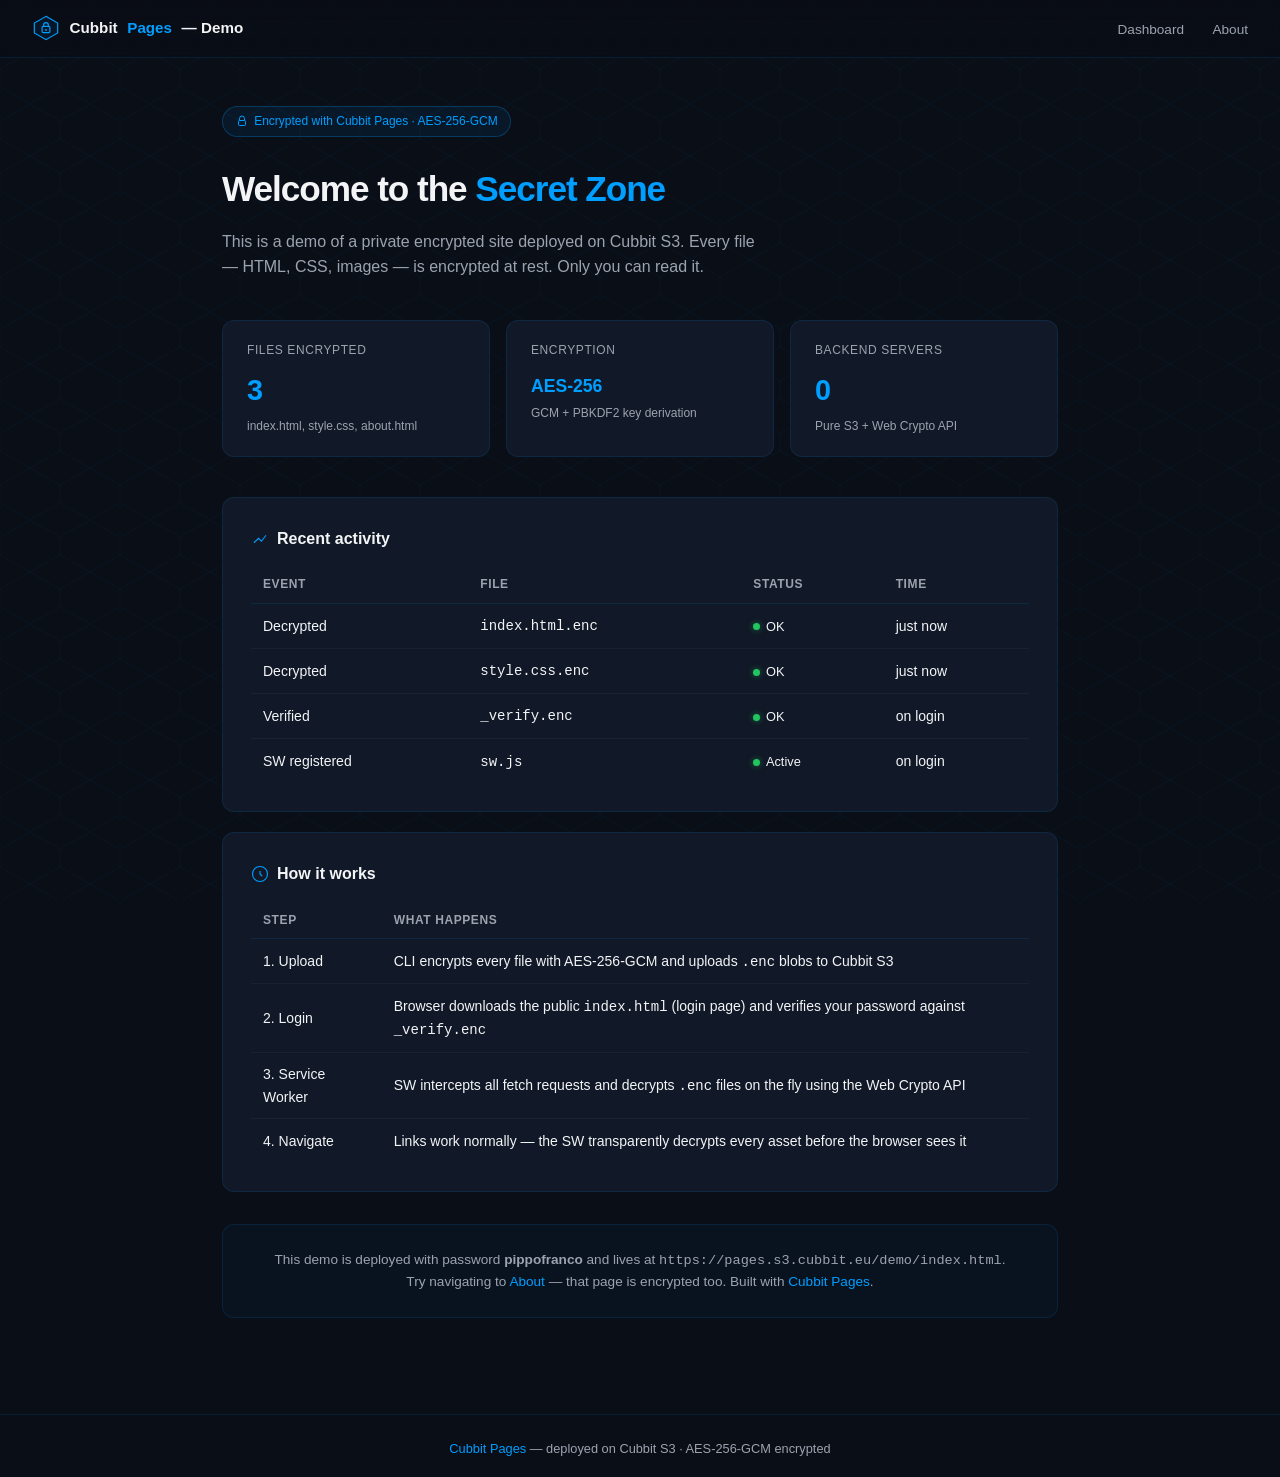
<file: site-demo/index.html>
<!DOCTYPE html>
<html lang="en">
<head>
<meta charset="utf-8">
<meta name="viewport" content="width=device-width, initial-scale=1">
<title>Secret Dashboard — Cubbit Pages Demo</title>
<link rel="stylesheet" href="style.css">
</head>
<body>

<header>
  <a class="logo" href="index.html">
    <svg viewBox="0 0 36 36" fill="none" xmlns="http://www.w3.org/2000/svg" width="28" height="28">
      <path d="M18 3L33 11.6V24.4L18 33 3 24.4V11.6L18 3Z" stroke="#009EFF" stroke-width="1.5" fill="rgba(0,158,255,0.08)"/>
      <rect x="13" y="16" width="10" height="8" rx="1.5" stroke="#009EFF" stroke-width="1.5"/>
      <path d="M15 16V14a3 3 0 016 0v2" stroke="#009EFF" stroke-width="1.5" stroke-linecap="round"/>
      <circle cx="18" cy="20.5" r="1.2" fill="#009EFF"/>
    </svg>
    Cubbit <span>Pages</span> &mdash; Demo
  </a>
  <nav>
    <a href="index.html">Dashboard</a>
    <a href="about.html">About</a>
  </nav>
</header>

<main>
  <div class="badge">
    <svg viewBox="0 0 24 24" fill="none" stroke="currentColor" stroke-width="2"><rect x="5" y="11" width="14" height="10" rx="2"/><path d="M7 11V7a5 5 0 0110 0v4"/></svg>
    Encrypted with Cubbit Pages &middot; AES-256-GCM
  </div>

  <h1>Welcome to the <span>Secret Zone</span></h1>
  <p class="subtitle">
    This is a demo of a private encrypted site deployed on Cubbit S3.
    Every file — HTML, CSS, images — is encrypted at rest. Only you can read it.
  </p>

  <div class="stats">
    <div class="stat">
      <div class="stat-label">Files encrypted</div>
      <div class="stat-value">3</div>
      <div class="stat-note">index.html, style.css, about.html</div>
    </div>
    <div class="stat">
      <div class="stat-label">Encryption</div>
      <div class="stat-value" style="font-size:1.1rem;padding-top:.35rem">AES-256</div>
      <div class="stat-note">GCM + PBKDF2 key derivation</div>
    </div>
    <div class="stat">
      <div class="stat-label">Backend servers</div>
      <div class="stat-value">0</div>
      <div class="stat-note">Pure S3 + Web Crypto API</div>
    </div>
  </div>

  <div class="card">
    <h2>
      <svg viewBox="0 0 24 24" fill="none" stroke="currentColor" stroke-width="1.5" width="18" height="18"><path d="M4 17l6-6 4 4 6-8"/></svg>
      Recent activity
    </h2>
    <table>
      <thead>
        <tr>
          <th>Event</th>
          <th>File</th>
          <th>Status</th>
          <th>Time</th>
        </tr>
      </thead>
      <tbody>
        <tr>
          <td>Decrypted</td>
          <td><code>index.html.enc</code></td>
          <td><span class="status"><span class="dot"></span>OK</span></td>
          <td>just now</td>
        </tr>
        <tr>
          <td>Decrypted</td>
          <td><code>style.css.enc</code></td>
          <td><span class="status"><span class="dot"></span>OK</span></td>
          <td>just now</td>
        </tr>
        <tr>
          <td>Verified</td>
          <td><code>_verify.enc</code></td>
          <td><span class="status"><span class="dot"></span>OK</span></td>
          <td>on login</td>
        </tr>
        <tr>
          <td>SW registered</td>
          <td><code>sw.js</code></td>
          <td><span class="status"><span class="dot"></span>Active</span></td>
          <td>on login</td>
        </tr>
      </tbody>
    </table>
  </div>

  <div class="card">
    <h2>
      <svg viewBox="0 0 24 24" fill="none" stroke="currentColor" stroke-width="1.5" width="18" height="18"><circle cx="12" cy="12" r="10"/><path d="M12 8v4l3 3"/></svg>
      How it works
    </h2>
    <table>
      <thead>
        <tr><th>Step</th><th>What happens</th></tr>
      </thead>
      <tbody>
        <tr><td>1. Upload</td><td>CLI encrypts every file with AES-256-GCM and uploads <code>.enc</code> blobs to Cubbit S3</td></tr>
        <tr><td>2. Login</td><td>Browser downloads the public <code>index.html</code> (login page) and verifies your password against <code>_verify.enc</code></td></tr>
        <tr><td>3. Service Worker</td><td>SW intercepts all fetch requests and decrypts <code>.enc</code> files on the fly using the Web Crypto API</td></tr>
        <tr><td>4. Navigate</td><td>Links work normally — the SW transparently decrypts every asset before the browser sees it</td></tr>
      </tbody>
    </table>
  </div>

  <div class="demo-note">
    This demo is deployed with password <strong>pippofranco</strong> and lives at
    <code>https://pages.s3.cubbit.eu/demo/index.html</code>.<br>
    Try navigating to <a href="about.html">About</a> — that page is encrypted too.
    Built with <a href="https://github.com/marcodellemarche/cubbit-pages">Cubbit Pages</a>.
  </div>
</main>

<footer>
  <a href="https://github.com/marcodellemarche/cubbit-pages">Cubbit Pages</a> &mdash; deployed on Cubbit S3 &middot; AES-256-GCM encrypted
</footer>

</body>
</html>
</file>
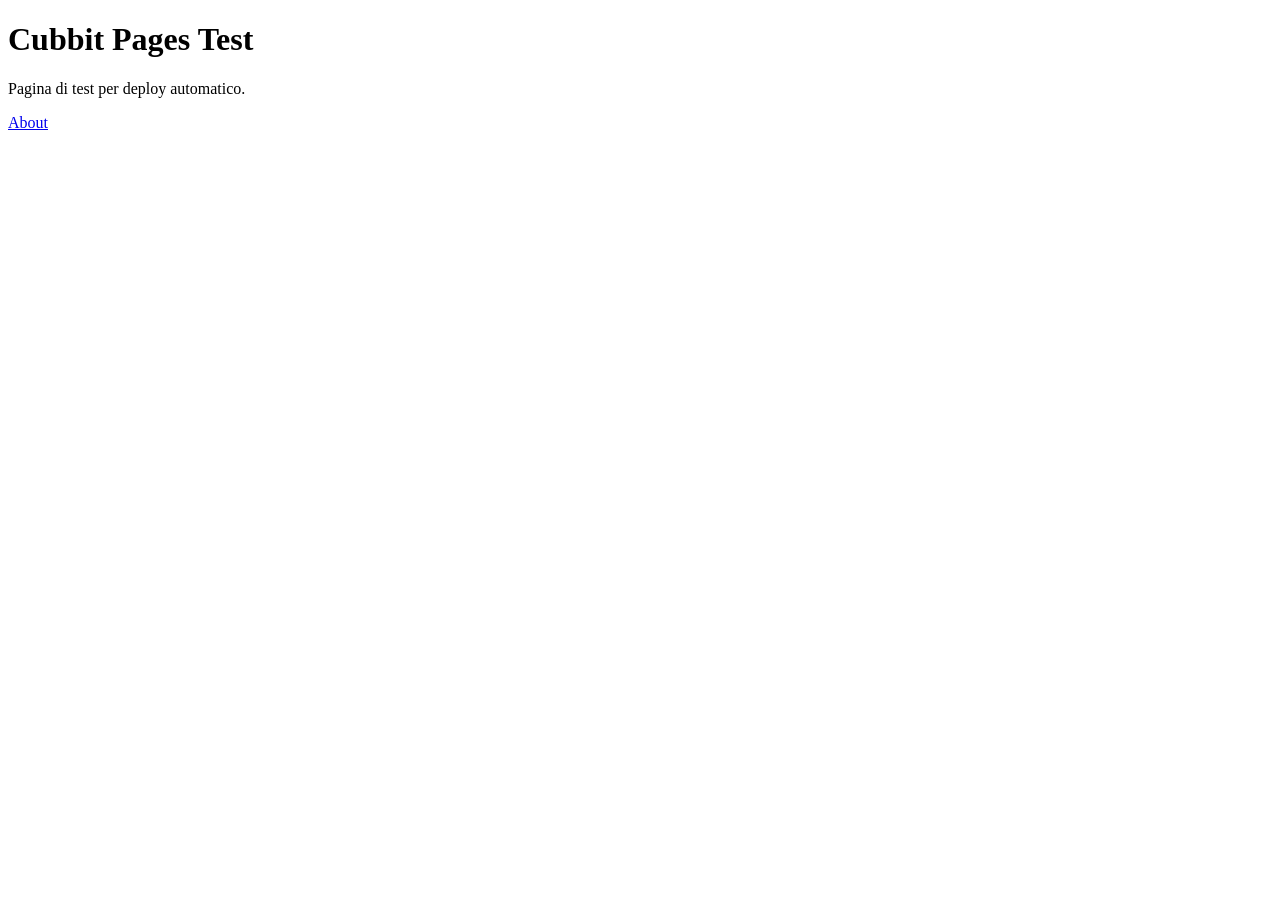
<file: testdata/site/index.html>
<!DOCTYPE html>
<html lang="it">
<head><meta charset="utf-8"><title>Test Site</title></head>
<body>
<h1>Cubbit Pages Test</h1>
<p>Pagina di test per deploy automatico.</p>
<p><a href="about.html">About</a></p>
</body>
</html>
</file>
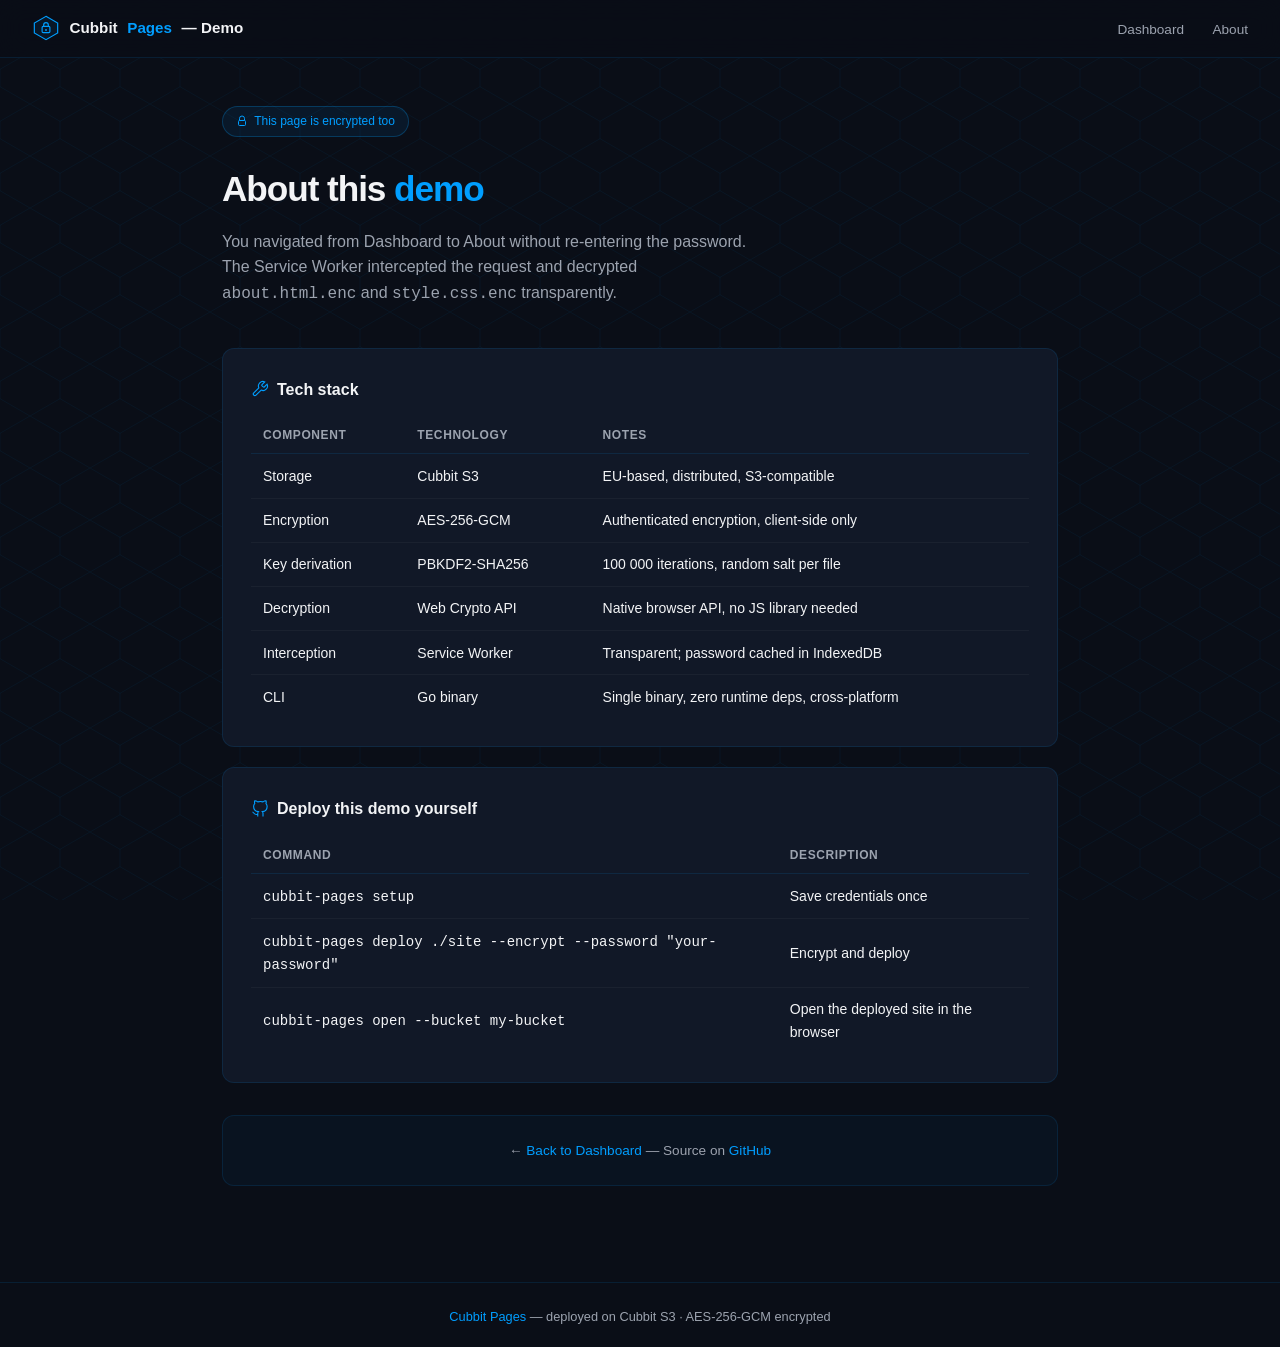
<file: site-demo/about.html>
<!DOCTYPE html>
<html lang="en">
<head>
<meta charset="utf-8">
<meta name="viewport" content="width=device-width, initial-scale=1">
<title>About — Cubbit Pages Demo</title>
<link rel="stylesheet" href="style.css">
</head>
<body>

<header>
  <a class="logo" href="index.html">
    <svg viewBox="0 0 36 36" fill="none" xmlns="http://www.w3.org/2000/svg" width="28" height="28">
      <path d="M18 3L33 11.6V24.4L18 33 3 24.4V11.6L18 3Z" stroke="#009EFF" stroke-width="1.5" fill="rgba(0,158,255,0.08)"/>
      <rect x="13" y="16" width="10" height="8" rx="1.5" stroke="#009EFF" stroke-width="1.5"/>
      <path d="M15 16V14a3 3 0 016 0v2" stroke="#009EFF" stroke-width="1.5" stroke-linecap="round"/>
      <circle cx="18" cy="20.5" r="1.2" fill="#009EFF"/>
    </svg>
    Cubbit <span>Pages</span> &mdash; Demo
  </a>
  <nav>
    <a href="index.html">Dashboard</a>
    <a href="about.html">About</a>
  </nav>
</header>

<main>
  <div class="badge">
    <svg viewBox="0 0 24 24" fill="none" stroke="currentColor" stroke-width="2"><rect x="5" y="11" width="14" height="10" rx="2"/><path d="M7 11V7a5 5 0 0110 0v4"/></svg>
    This page is encrypted too
  </div>

  <h1>About this <span>demo</span></h1>
  <p class="subtitle">
    You navigated from Dashboard to About without re-entering the password.
    The Service Worker intercepted the request and decrypted <code>about.html.enc</code> and <code>style.css.enc</code> transparently.
  </p>

  <div class="card">
    <h2>
      <svg viewBox="0 0 24 24" fill="none" stroke="currentColor" stroke-width="1.5" width="18" height="18"><path d="M14.7 6.3a1 1 0 000 1.4l1.6 1.6a1 1 0 001.4 0l3.77-3.77a6 6 0 01-7.94 7.94L6.7 20.2a2.12 2.12 0 01-3-3l6.73-6.73a6 6 0 017.94-7.94L14.7 6.3z"/></svg>
      Tech stack
    </h2>
    <table>
      <thead>
        <tr><th>Component</th><th>Technology</th><th>Notes</th></tr>
      </thead>
      <tbody>
        <tr><td>Storage</td><td>Cubbit S3</td><td>EU-based, distributed, S3-compatible</td></tr>
        <tr><td>Encryption</td><td>AES-256-GCM</td><td>Authenticated encryption, client-side only</td></tr>
        <tr><td>Key derivation</td><td>PBKDF2-SHA256</td><td>100 000 iterations, random salt per file</td></tr>
        <tr><td>Decryption</td><td>Web Crypto API</td><td>Native browser API, no JS library needed</td></tr>
        <tr><td>Interception</td><td>Service Worker</td><td>Transparent; password cached in IndexedDB</td></tr>
        <tr><td>CLI</td><td>Go binary</td><td>Single binary, zero runtime deps, cross-platform</td></tr>
      </tbody>
    </table>
  </div>

  <div class="card">
    <h2>
      <svg viewBox="0 0 24 24" fill="none" stroke="currentColor" stroke-width="1.5" width="18" height="18"><path d="M9 19c-5 1.5-5-2.5-7-3m14 6v-3.87a3.37 3.37 0 00-.94-2.61c3.14-.35 6.44-1.54 6.44-7A5.44 5.44 0 0020 4.77 5.07 5.07 0 0019.91 1S18.73.65 16 2.48a13.38 13.38 0 00-7 0C6.27.65 5.09 1 5.09 1A5.07 5.07 0 005 4.77a5.44 5.44 0 00-1.5 3.78c0 5.42 3.3 6.61 6.44 7A3.37 3.37 0 009 18.13V22"/></svg>
      Deploy this demo yourself
    </h2>
    <table>
      <thead>
        <tr><th>Command</th><th>Description</th></tr>
      </thead>
      <tbody>
        <tr>
          <td><code>cubbit-pages setup</code></td>
          <td>Save credentials once</td>
        </tr>
        <tr>
          <td><code>cubbit-pages deploy ./site --encrypt --password "your-password"</code></td>
          <td>Encrypt and deploy</td>
        </tr>
        <tr>
          <td><code>cubbit-pages open --bucket my-bucket</code></td>
          <td>Open the deployed site in the browser</td>
        </tr>
      </tbody>
    </table>
  </div>

  <div class="demo-note">
    &larr; <a href="index.html">Back to Dashboard</a> &mdash;
    Source on <a href="https://github.com/marcodellemarche/cubbit-pages">GitHub</a>
  </div>
</main>

<footer>
  <a href="https://github.com/marcodellemarche/cubbit-pages">Cubbit Pages</a> &mdash; deployed on Cubbit S3 &middot; AES-256-GCM encrypted
</footer>

</body>
</html>
</file>
<file: site-demo/style.css>
*,*::before,*::after{box-sizing:border-box;margin:0;padding:0}
:root{
  --primary:#009EFF;
  --primary-dark:#0080CC;
  --bg:#0a0e17;
  --surface:#111827;
  --surface-light:#1f2937;
  --border:rgba(0,158,255,.12);
  --text:#f3f4f6;
  --text-muted:#9ca3af;
  --green:#22c55e;
  --radius:12px;
}
body{
  min-height:100vh;
  background:var(--bg);
  color:var(--text);
  font-family:-apple-system,BlinkMacSystemFont,'Segoe UI',Roboto,sans-serif;
  line-height:1.6;
}
body::before{
  content:'';
  position:fixed;
  inset:0;
  background:url("data:image/svg+xml,%3Csvg xmlns='http://www.w3.org/2000/svg' width='60' height='52'%3E%3Cpath d='M30 0L60 17.3v17.4L30 52 0 34.7V17.3z' fill='none' stroke='%23009EFF' stroke-opacity='0.05' stroke-width='1'/%3E%3C/svg%3E") repeat;
  z-index:0;
  pointer-events:none;
}

header{
  position:sticky;
  top:0;
  z-index:10;
  background:rgba(10,14,23,.85);
  backdrop-filter:blur(12px);
  border-bottom:1px solid var(--border);
  padding:.9rem 2rem;
  display:flex;
  align-items:center;
  justify-content:space-between;
}
.logo{display:flex;align-items:center;gap:.6rem;font-size:.95rem;font-weight:600;text-decoration:none;color:var(--text)}
.logo svg{flex-shrink:0}
.logo span{color:var(--primary)}
nav a{color:var(--text-muted);text-decoration:none;font-size:.85rem;margin-left:1.5rem;transition:color .2s}
nav a:hover{color:var(--text)}

main{position:relative;z-index:1;max-width:900px;margin:0 auto;padding:3rem 2rem}

.badge{
  display:inline-flex;align-items:center;gap:.4rem;
  padding:.3rem .8rem;
  background:rgba(0,158,255,.08);
  border:1px solid rgba(0,158,255,.25);
  border-radius:999px;
  font-size:.75rem;
  color:var(--primary);
  margin-bottom:1.5rem;
}
.badge svg{width:12px;height:12px}

h1{font-size:2.2rem;font-weight:700;letter-spacing:-.03em;margin-bottom:.75rem}
h1 span{color:var(--primary)}
.subtitle{color:var(--text-muted);font-size:1rem;max-width:540px;margin-bottom:2.5rem}

.stats{display:grid;grid-template-columns:repeat(auto-fit,minmax(180px,1fr));gap:1rem;margin-bottom:2.5rem}
.stat{
  background:var(--surface);
  border:1px solid var(--border);
  border-radius:var(--radius);
  padding:1.25rem 1.5rem;
}
.stat-label{font-size:.75rem;color:var(--text-muted);margin-bottom:.4rem;text-transform:uppercase;letter-spacing:.05em}
.stat-value{font-size:1.8rem;font-weight:700;color:var(--primary)}
.stat-note{font-size:.75rem;color:var(--text-muted);margin-top:.25rem}

.card{
  background:var(--surface);
  border:1px solid var(--border);
  border-radius:var(--radius);
  padding:1.75rem;
  margin-bottom:1.25rem;
}
.card h2{font-size:1rem;font-weight:600;margin-bottom:1rem;display:flex;align-items:center;gap:.5rem}
.card h2 svg{color:var(--primary)}

table{width:100%;border-collapse:collapse;font-size:.875rem}
th{text-align:left;color:var(--text-muted);font-size:.75rem;text-transform:uppercase;letter-spacing:.05em;padding:.5rem .75rem;border-bottom:1px solid var(--border)}
td{padding:.65rem .75rem;border-bottom:1px solid rgba(255,255,255,.04)}
tr:last-child td{border-bottom:none}
.status{display:inline-flex;align-items:center;gap:.35rem;font-size:.8rem}
.dot{width:7px;height:7px;border-radius:50%;background:var(--green);box-shadow:0 0 6px rgba(34,197,94,.5)}
.dot.warn{background:#f59e0b;box-shadow:0 0 6px rgba(245,158,11,.5)}

.demo-note{
  text-align:center;padding:1.5rem;margin-top:2rem;
  border:1px solid var(--border);border-radius:var(--radius);
  background:rgba(0,158,255,.04);
  font-size:.85rem;color:var(--text-muted);
}
.demo-note a{color:var(--primary);text-decoration:none}

footer{
  position:relative;z-index:1;
  text-align:center;padding:1.5rem;
  border-top:1px solid var(--border);
  font-size:.8rem;color:var(--text-muted);
  margin-top:3rem;
}
footer a{color:var(--primary);text-decoration:none}
</file>
